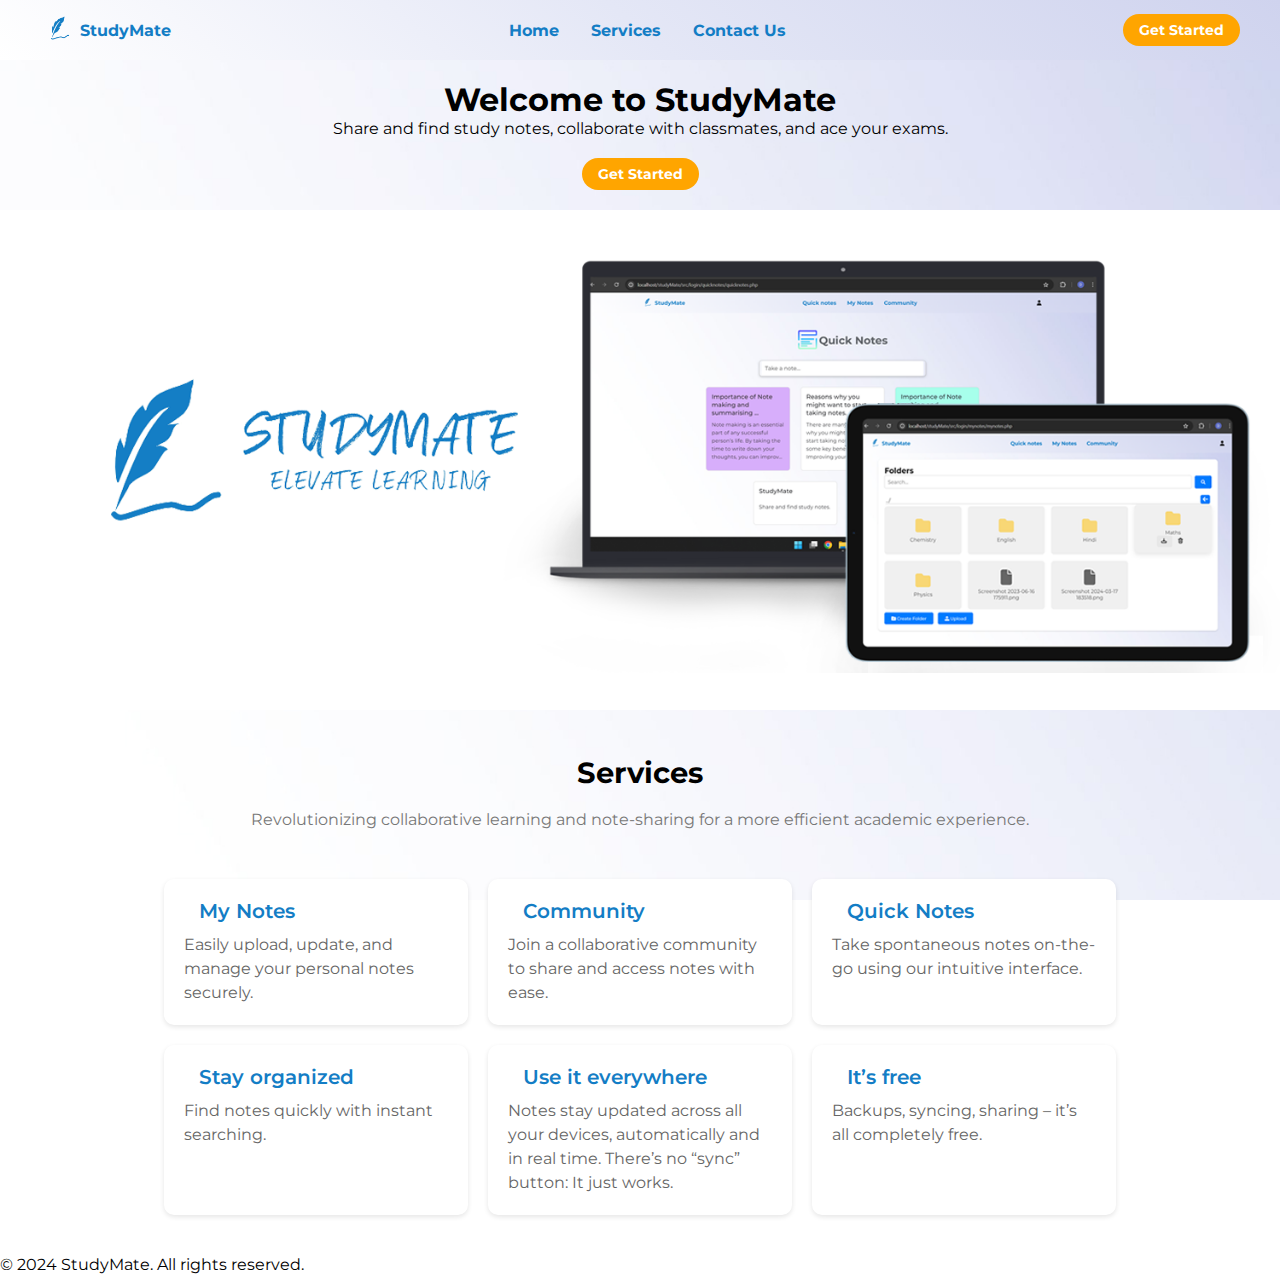
<file: login/index.html>
<!DOCTYPE html>
<html lang="en">

<head>
  <meta charset="UTF-8" />
  <meta name="viewport" content="width=device-width, initial-scale=1.0" />
  <title>StudyMate</title>
  <link rel="stylesheet" href="https://cdnjs.cloudflare.com/ajax/libs/font-awesome/6.5.1/css/all.min.css"
    integrity="sha512-DTOQO9RWCH3ppGqcWaEA1BIZOC6xxalwEsw9c2QQeAIftl+Vegovlnee1c9QX4TctnWMn13TZye+giMm8e2LwA=="
    crossorigin="anonymous" referrerpolicy="no-referrer" />
  <link rel="stylesheet" href="style.css">

</head>

<body>
  <header>
    <div class="nav">
      <div class="logo_name">
        <div class="logo"><img src="logo.png" alt="StudyMate Logo"></div>
        <div><a href="/studyMate/src/login/index.html" name="logo"> StudyMate </a></div>
      </div>
      <ul class=" link">
        <li><a href="index.html">Home</a></li>
        <li><a href="#services-heading"  class="scroll-link">Services</a></li>
        <li><a href="#" id="contactBtn">Contact Us</a></li>
      </ul>
      <a href="form/form.html" class="action_btn">Get Started</a>
      <div class="toggle_btn"><i class="fa-solid fa-bars"></i></div>
    </div>
    </div>
    <div class="dropdown_menu">
      <li><a href="index.html">Home</a></li>
      <li><a href="#services-heading"  class="scroll-link">Services</a></li>
      <li><a href="#" id="contactBtn2">Contact Us</a></li>
      <li><a href="form/form.html" class="action_btn">Get Started</a></li>
    </div>
  </header>
  <div class="content_body">
    <div class="moto">
      <h1>Welcome to StudyMate</h1>
      <p>Share and find study notes, collaborate with classmates, and ace your exams.
      <p>

      <div class="popup-container" id="contactPopup">

        <div class="popup-content" id="contactForm">
          <span class="close-button" onclick="closeContactForm()"><i class="fa-solid fa-xmark"></i></span>
          <h2>Contact Us</h2>
          <form action="contactMail.php" method="post">
            <label for="name">Name:</label>
            <input type="text" id="name" name="name" required>
            <label for="email">Email:</label>
            <input type="email" id="email" name="email" required>
            <label for="message">Message:</label>
            <textarea id="message" name="message" rows="4" required></textarea>
            <input type="submit" value="Submit">
          </form>
        </div>
      </div>
      <div class="popup-container" id="thankYouPopup" style="display: none;">
        <div class="popup-content">
          <h2>Thank you for contacting us!</h2>
          <p>We will get back to you as soon as possible.</p>
          <span class="close-button" onclick="closeThankYouPopup()"><i class="fa-solid fa-xmark"></i></span>

        </div>
      </div>



    </div>
    <div class="actn_btn"><a href="form/form.html" class="maction_btn">Get Started</a></div>
    <div class="image-placeholder">
      <img src="Untitled.png" alt="Inside's ui">
    </div>
  </div>




  <h2 id="services-heading" class="services-heading">Services</h2>
  <p class="tagline">Revolutionizing collaborative learning and note-sharing for a more efficient academic experience.
  </p>
  <div class="grid-container">
    <div class="grid-item">
      <h3><i class="fas fa-file-upload"></i> My Notes</h3>
      <p>Easily upload, update, and manage your personal notes securely.</p>
    </div>
    <div class="grid-item">
      <h3><i class="fas fa-users"></i> Community</h3>
      <p>Join a collaborative community to share and access notes with ease.</p>
    </div>
    <div class="grid-item">
      <h3><i class="fas fa-pen-alt"></i> Quick Notes</h3>
      <p>Take spontaneous notes on-the-go using our intuitive interface.</p>
    </div>
    <div class="grid-item">
      <h3><i class="fas fa-tags"></i> Stay organized</h3>
      <p>Find notes quickly with instant searching.</p>
    </div>
    <div class="grid-item">
      <h3><i class="fas fa-globe-americas"></i> Use it everywhere</h3>
      <p>Notes stay updated across all your devices, automatically and in real time. There’s no “sync” button: It just
        works.</p>
    </div>
    <div class="grid-item">
      <h3><i class="fas fa-dollar-sign"></i> It’s free</h3>
      <p>Backups, syncing, sharing – it’s all completely free.</p>
    </div>
  </div>


  <footer>
    <p>&copy; 2024 StudyMate. All rights reserved.</p>
   
  </footer>



  <script>
    const toggle_btn = document.querySelector('.toggle_btn');
    const toggleBtnIcon = document.querySelector('.toggle_btn i');
    const dropDownMenu = document.querySelector('.dropdown_menu');
    toggle_btn.addEventListener("click", () => {
      dropDownMenu.classList.toggle('open')
      const isOpen = dropDownMenu.classList.contains('open')
      toggleBtnIcon.classList = isOpen ? 'fa-solid fa-xmark' : 'fa-solid fa-bars'
    })

    const contactBtn = document.getElementById('contactBtn');
    const contactBtn2 = document.getElementById('contactBtn2');

    function openContactForm() {
      dropDownMenu.classList.remove('open');
      const isOpen = dropDownMenu.classList.contains('open')
      toggleBtnIcon.classList = isOpen ? 'fa-solid fa-xmark' : 'fa-solid fa-bars'
      document.getElementById("contactPopup").style.display = "flex";
    }

    function closeContactForm() {
      document.getElementById("contactPopup").style.display = "none";
    }

    contactBtn.addEventListener("click", function (event) {
      console.log("Contact button clicked...");
      event.preventDefault();
      openContactForm();
    });
    contactBtn2.addEventListener("click", function (event) {
      console.log("Contact button clicked...");
      event.preventDefault();
      openContactForm();
    });
    const form = document.querySelector('form');
    const contactPopup = document.getElementById('contactPopup');
    const thankYouPopup = document.getElementById('thankYouPopup');

    form.addEventListener('submit', function (event) {
      event.preventDefault();
      const formData = new FormData(form);
      fetch('contactMail.php', {
        method: 'POST',
        body: formData
      })
        .then(response => response.text())
        .then(result => {
          if (result === 'success') {
            closeContactForm();
            openThankYouPopup();
          } else {
            alert('Error! Unable to send email.');
          }
        })
        .catch(error => {
          console.error('Error:', error);
          alert('Error! Unable to send email.');
        });
    });

    function openThankYouPopup() {
      console.log("Opening thank you popup...");
      thankYouPopup.style.display = "flex";
    }
    function closeThankYouPopup() {
      console.log("Closing thank you popup...");
      thankYouPopup.style.display = "none";
    }







    document.querySelectorAll('.scroll-link').forEach(anchor => {
    anchor.addEventListener('click', function (e) {
      e.preventDefault();

      document.querySelector(this.getAttribute('href')).scrollIntoView({
        behavior: 'smooth'
      });
    });
  });
  </script>
</body>

</html>
</file>
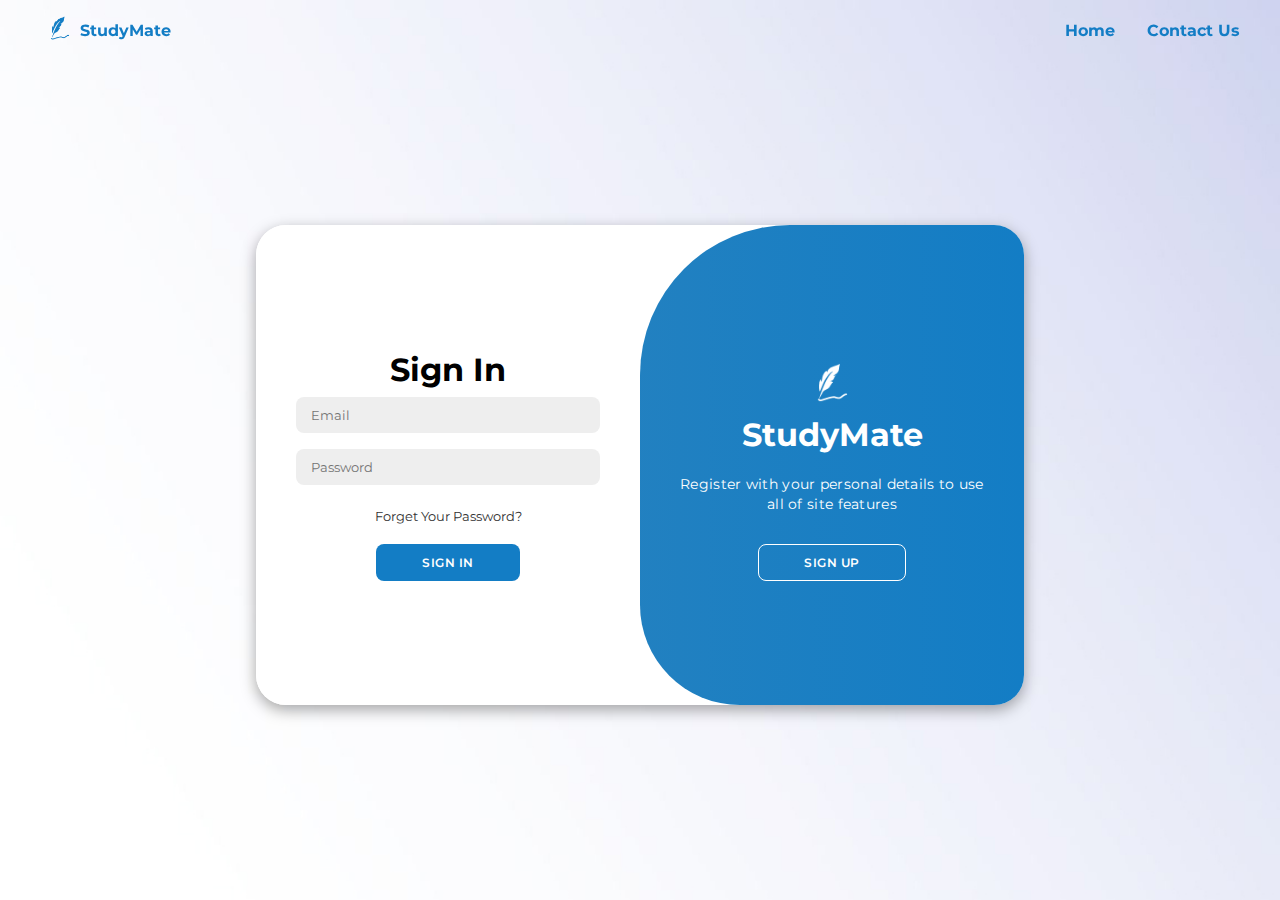
<file: login/form/form.html>
<!DOCTYPE html>
<html lang="en">

<head>
  <meta charset="UTF-8" />
  <meta name="viewport" content="width=device-width, initial-scale=1.0" />
  <title>StudyMate-login</title>
  <link rel="stylesheet" href="https://cdnjs.cloudflare.com/ajax/libs/font-awesome/6.5.1/css/all.min.css"
    integrity="sha512-DTOQO9RWCH3ppGqcWaEA1BIZOC6xxalwEsw9c2QQeAIftl+Vegovlnee1c9QX4TctnWMn13TZye+giMm8e2LwA=="
    crossorigin="anonymous" referrerpolicy="no-referrer" />
  <link rel="stylesheet" href="navstyle.css">
  <link rel="stylesheet" href="formstyle.css">
</head>

<body>
  <header>
    <div class="nav">
      <div class="logo_name">
        <div class="logo"><img src="logo.png" alt="StudyMate Logo"></div>
        <div><a href="/studyMate/src/login/index.html" name="logo"> StudyMate </a></div>
      </div>
      <ul class="link">
        <li><a href="/studyMate/src/login/index.html">Home</a></li>
        <li><a href="#" id="contactBtn">Contact Us</a></li>
      </ul>
      <div class="dropdown_menu">
        <ul>
          <li><a href="/studyMate/src/login/index.html">Home</a></li>
          <li><a href="#" id="contactBtn2">Contact Us</a></li>
        </ul>
      </div>
      <div class="toggle_btn"><i class="fa-solid fa-bars"></i></div>
    </div>
  </header>
  <!-- =================form ====================== -->
  <div class="popup-container" id="contactPopup">

    <div class="popup-content" id="contactForm">
      <span class="close-button" onclick="closeContactForm()"><i class="fa-solid fa-xmark"></i></span>
      <h2>Contact Us</h2>
      <form action="php/contactMail.php" method="post">
        <label for="name">Name:</label>
        <input type="text" id="name" name="name" required>
        <label for="email">Email:</label>
        <input type="email" id="email" name="email" required>
        <label for="message">Message:</label>
        <textarea id="message" name="message" rows="4" required></textarea>
        <input type="submit" value="Submit">
      </form>
    </div>
  </div>
  <div class="popup-container" id="thankYouPopup" style="display: none;">
    <div class="popup-content">
      <h2>Thank you for contacting us!</h2>
      <p>We will get back to you as soon as possible.</p>
      <span class="close-button" onclick="closeThankYouPopup()"><i class="fa-solid fa-xmark"></i></span>

    </div>
  </div>
  <div class="popup-container" id="tc" style="display: none;">
    <div class="popup-content" style="max-width: 600px; ">
      <h2>Terms and Conditions.</h2>
      <h3>Collection of Information:</h3>
      <ul style="padding-bottom: 20px;">
        <li>We may collect personal information such as your name and email address when you sign up for StudyMate.</li>
      </ul>

      <h3>Sharing of Information:</h3>
      <ul style="padding-bottom: 20px;">
        <li>We will not share your personal information with third parties without your consent, except as required by
          law.</li>
      </ul>

      <h3>Copyright Compliance for User-Shared Files:</h3>
      <ul style="padding-bottom: 20px;">
        <li>All files shared by users into the StudyMate community must be copyright-free and devoid of any pirated
          content. Users are solely responsible for ensuring that the files they upload comply with copyright laws.
          StudyMate reserves the right to take appropriate action, including removal of content and suspension of user
          accounts, in cases where copyrighted material or pirated content is identified. Users bear full legal
          responsibility for any consequences resulting from the infringement of copyright laws.</li>
      </ul>


      <h3>Changes to Terms and Conditions:</h3>
      <ul style="padding-bottom: 20px;">
        <li>We reserve the right to update or change our Terms and Conditions at any time. Your continued use of
          StudyMate
          after any such changes indicates your acceptance of the new Privacy Policy.</li>
      </ul>

      <h3>Contact Us:</h3>
      <ul style="padding-bottom: 20px;">
        <li>If you have any questions about this, please contact us.</li>
      </ul>
      <span class="close-button" onclick="closetc()"><i class="fa-solid fa-xmark"></i></span>
    </div>
  </div>
  <div class="popup-container" id="Forget" style="display: none;">
    <div class="popup-content">
      <span class="close-button" onclick="closeForget()"><i class="fa-solid fa-xmark"></i></span>
      <h2>Get new password via email</h2>
      <form action="php/forget.php" method="post">
        <label for="forgetEmail">Email:</label>
        <input type="email" id="forgetEmail" name="email" required>
        <input type="submit" value="Send">
      </form>
    </div>
  </div>

  <!-- =========================================================== -->
  <div class="form_body">

    <div class="container" id="container">

      <div class="form-container sign-up">
        <form id="signupForm">
          <h1>Create Account</h1>
          <input type="text" placeholder="Name" name="name" required/>
          <input type="email" placeholder="Email" name="email" required />
          <input type="password" placeholder="Password" name="password" required/>
          <div style="color: #777; font-size: 11px;margin: 1em 0;">By clicking Sign Up, you agree to our <a href="#"
              onclick="opentc()">Terms and condition.</a></div>
          <div id="signupError" style="color: red;font-size: 12px;"></div>
          <button type="submit"">Sign Up</button>
        </form>
      </div>
      <div class=" form-container sign-in">
            <form id="signInForm">
              <h1>Sign In</h1>
              <input type="email" placeholder="Email" name="email" />
              <input type="password" placeholder="Password" name="password" />
              <div id="loginError" style="color: red;font-size: 12px;"></div>
              <a href="#" onclick="openForgetPopup()">Forget Your Password?</a>
              <button>Sign In</button>
            </form>
      </div>
      <div class="toggle-container">
        <div class="toggle">
          <div class="toggle-panel toggle-left">
            <h1>Welcome Back!</h1>
            <p>Enter your personal details to use all of site features</p>
            <button class="hidden" id="login">Sign In</button>
          </div>
          <div class="toggle-panel toggle-right">
            <img class="sign-inlogo" src="logo.png">
            <h1>StudyMate</h1>
            <p>
              Register with your personal details to use all of site features
            </p>
            <button class="hidden" id="register">Sign Up</button>
          </div>
        </div>
      </div>
    </div>
  </div>
  <script src="form.js"></script>

  <script>
    const signupForm = document.getElementById('signupForm');
    const signupButton = document.querySelector('.form-container.sign-up button[type="submit"]');
    const signupError = document.getElementById('signupError'); // Add this line to target the error message element

    signupButton.addEventListener('click', (event) => {
      event.preventDefault(); 

  
      const emailInput = signupForm.querySelector('input[name="email"]');
      const email = emailInput.value.trim();
      const nameInput = signupForm.querySelector('input[name="name"]');
      const name = nameInput.value.trim();
      const passInput = signupForm.querySelector('input[name="password"]');
      const pass = passInput.value.trim();
      if (email === ""|| name===""||pass==="") {
        if(email === ""&& name===""&& pass==="")
        signupError.textContent = "Please enter valid details.";
        else if(email === ""&& name==="")
        signupError.textContent = "Email and Username is required.";
        else if(email==="")
        signupError.textContent = "Email is required.";
        else if(name==="")
        signupError.textContent = "Username is required.";
        else if(pass==="")
        signupError.textContent = "Password is required.";
        
        
        return; 
      }
      

    

      const formData = new FormData(signupForm);
      fetch('php/register.php', {
        method: 'POST',
        body: formData
      })
        .then(response => response.text())
        .then(result => {
          // Handle the response
          if (result.trim() === 'success') {
            window.location.href = 'php/redirect.php';
          } else {
            signupError.textContent = result;
          }
        })
        .catch(error => {
          console.error('Error:', error);
          signupError.textContent = 'Error! Unable to sign up. Please try again later.';
        });
    });
  </script>


  <!-- ====================================== -->
  <script>
    const toggle_btn = document.querySelector('.toggle_btn');
    const toggleBtnIcon = document.querySelector('.toggle_btn i');
    const dropDownMenu = document.querySelector('.dropdown_menu');
    toggle_btn.addEventListener("click", () => {
      dropDownMenu.classList.toggle('open')
      const isOpen = dropDownMenu.classList.contains('open')
      toggleBtnIcon.classList = isOpen ? 'fa-solid fa-xmark' : 'fa-solid fa-bars'
    })

    const signInForm = document.getElementById('signInForm');
    const loginError = document.getElementById('loginError');

    signInForm.addEventListener('submit', function (event) {
      event.preventDefault();
      const formData = new FormData(signInForm);
      fetch('php/login.php', {
        method: 'POST',
        body: formData
      })
        .then(response => response.text())
        .then(result => {
          if (result.trim() === '*Incorrect username or password.') {
            loginError.textContent = ''; // Clear any previous error messages
            loginError.textContent = result; // Append new error message
          } else if (result.trim() === '*User not found') {
            loginError.textContent = ''; // Clear any previous error messages
            loginError.textContent = result;
          }
          else if (result.trim() === 'success') {
            window.location.href = 'php/redirect.php'
          }

        })

    });



    const contactBtn = document.getElementById('contactBtn');
    const contactBtn2 = document.getElementById('contactBtn2');

    function openContactForm() {
      dropDownMenu.classList.remove('open');
      const isOpen = dropDownMenu.classList.contains('open')
      toggleBtnIcon.classList = isOpen ? 'fa-solid fa-xmark' : 'fa-solid fa-bars'
      document.getElementById("contactPopup").style.display = "flex";
    }

    function closeContactForm() {
      document.getElementById("contactPopup").style.display = "none";
    }

    contactBtn.addEventListener("click", function (event) {
      if (event.target === contactBtn) { // Check if the clicked element is the contact button
    console.log("Contact button clicked...");
    event.preventDefault();
    openContactForm();
  }
    });
    contactBtn2.addEventListener("click", function (event) {
      console.log("Contact button clicked...");
      event.preventDefault();
      openContactForm();
    });
    const form = document.querySelector('form');
    const contactPopup = document.getElementById('contactPopup');
    const thankYouPopup = document.getElementById('thankYouPopup');
    const tc = document.getElementById('tc');
    function opentc() {
      tc.style.display = "flex";
    }
    function closetc() {
      tc.style.display = "none";
    }

    form.addEventListener('submit', function (event) {
      event.preventDefault();
      const formData = new FormData(form);
      fetch('php/contactMail.php', {
        method: 'POST',
        body: formData
      })
        .then(response => response.text())
        .then(result => {
          if (result === 'success') {
            closeContactForm();
            openThankYouPopup();
          } else {
            alert('Error! Unable to send email.');
          }
        })
        .catch(error => {
          console.error('Error:', error);
          alert('Error! Unable to send email.');
        });
    });

    function openThankYouPopup() {
      console.log("Opening thank you popup...");
      thankYouPopup.style.display = "flex";
    }
    function closeThankYouPopup() {
      console.log("Closing thank you popup...");
      thankYouPopup.style.display = "none";
    }



    function openForgetPopup() {
      const isForgetLinkClicked = event.target === forgetPasswordLink;

  // Only open the forget password popup if it's not triggered by the forget password link
  if (!isForgetLinkClicked) {
    document.getElementById("Forget").style.display = "flex";
  }
    }


    function closeForgetPopup() {
      document.getElementById("Forget").style.display = "none";
    }

    const forgetPasswordLink = document.querySelector('a[href="#"]');
    forgetPasswordLink.addEventListener('click', function (event) {
      event.preventDefault();
      openForgetPopup();
    });


    const forgetForm = document.querySelector('#Forget form');
    forgetForm.addEventListener('submit', function (event) {
      event.preventDefault();
      const formData = new FormData(forgetForm);
      fetch('php/forget.php', {
        method: 'POST',
        body: formData
      })
        .then(response => response.text())
        .then(result => {
          alert(result); // Display the result message
          if (result === 'Password reset email has been sent to your email address.') {
            closeForgetPopup(); // Close the popup if the email was sent successfully
          }
        })
        .catch(error => {
          console.error('Error:', error);
          alert('Error! Unable to process your request.');
        });
    });

    function closeForget() {
      closeForgetPopup();
    }

    function closeForget() {
      closeForgetPopup();
    }
  </script>


</body>

</html>
</file>
<file: login/style.css>
@import url("https://fonts.googleapis.com/css2?family=Montserrat:wght@300;400;500;600;700&display=swap");


* {
  margin: 0;
  padding: 0;
  box-sizing: border-box;
  font-family: "Montserrat", sans-serif;
}

body {
  height: 100vh;
  background-color: #ffff;
  background-image: url("bg.jpeg");
  background-size: cover;
  background-position: center;
  background-attachment: fixed;
  padding-top: 60px;
}

.logo_name {
  display: flex;
  align-items: center;
}

.logo img {
  height: 40px;
  width: 40px;
}

li {
  list-style: none;
}

a {
  text-decoration: none;
  color: #137dc5;
  font-size: 1rem;
}

a:hover {
  color: orange;
}

header {
  position: fixed;
  padding: 0 2rem;
  width: 100%;
  top: 0;
  background: linear-gradient(40deg, #FFFFFF, #E4E7F6, #CFD3EE);
}

.nav {
  width: 100%;
  height: 60px;
  max-width: 1200px;
  font-weight: bold;
  margin: 0 auto;
  display: flex;
  align-items: center;
  justify-content: space-between;
  
}

.nav .logo a {
  font-size: 1.8rem;
  font-weight: bold;
}

.nav .link {
  display: flex;
  gap: 2rem;
}

.nav .toggle_btn {
  color: #137dc5;
  font: size 1.5em;
  cursor: pointer;
  display: none;
}

.action_btn {
  background-color: orange;
  color: #fff;
  padding: 0.5rem 1rem;
  border: none;
  outline: none;
  border-radius: 20px;
  font-size: 0.85rem;
  font-weight: bold;
  cursor: pointer;
  transition: scale 0.2 ease;
}

.action_btn:hover {
  scale: 1.05;
  color: #fff;
}

.action_btn:active {
  scale: 0.95;
}

.dropdown_menu {
  display: none;
  position: absolute;
  right: 2rem;
  top: 60px;
  height: 0;
  width: 300px;
  background: rgb(255, 255, 255);
  backdrop-filter: blur(15px);
  border-radius: 10px;
  box-shadow: 0 2rem 3rem rgba(0, 0, 0, .65);
  overflow: hidden;
  transition: height 0.2s cubic-bezier(0.175, 0.885, 0.32, 1.275);
  z-index: 1001;
}

.dropdown_menu.open {
  height: 200px;
}

.dropdown_menu li {
  padding: 0.7rem;
  display: flex;
  align-items: center;
  justify-content: center;
}

.dropdown_menu .action_btn {
  width: 100%;
  display: flex;
  justify-content: center;
}

@media (max-width: 992px) {

  .nav .link,
  .nav .action_btn {
    display: none;
  }

  .nav .toggle_btn {
    display: block;
  }

  .dropdown_menu {
    display: block;
  }
}

@media (max-width: 576px) {
  .dropdown_menu {
    left: 2rem;
    width: unset;
  }

  .content_body {
    font-size: 10px;
  }
}

@media (max-width: 398px) {
  .content_body {
    font-size: 9px;
  }
}

/* =========== */
.moto {

  padding-top: 20px;
  display: flex;
  flex-direction: column;
  justify-content: center;
  align-items: center;
}

.actn_btn {
  padding-top: 20px;
  display: flex;
  flex-direction: column;
  justify-content: center;
  align-items: center;
}

.maction_btn {
  padding-top: 10px;
  background-color: orange;
  color: #fff;
  padding: 0.5rem 1rem;
  border: none;
  outline: none;
  border-radius: 20px;
  font-size: 0.85rem;
  font-weight: bold;
  cursor: pointer;
  transition: scale 0.2 ease;
}

.maction_btn:hover {
  scale: 1.05;
  color: #fff;
}

.maction_btn:active {
  scale: 0.95;
}


.image-placeholder {
  margin-top: 20px;
  width: 100%;
  height: 500px;
  /* background-color: #ccc; */
  background-color:white;
  display: flex;
  justify-content: center;
  align-items: center;
}

.image-placeholder img {
  max-width: 100%;
  max-height: 100%;
}



.popup-container {
  position: fixed;
  top: 0;
  left: 0;
  width: 100%; 
  height: 100%;
  display: none; 
  justify-content: center;
  align-items: center;
  background-color: rgba(0, 0, 0, 0.5); 
  z-index: 1000; 
}


.popup-content {
  position: relative; 
  background-color: #fff;
  padding: 20px;
  border-radius: 10px;
  box-shadow: 0 0 20px rgba(0, 0, 0, 0.2);
  max-width: 400px;
  width: 90%;
  text-align: center;
}

.popup-content h2 {
  color: #137dc5;
  margin-bottom: 20px;
}

.close-button {
  
  position: absolute;
  top: 10px;
  right: 10px;
  color: #137dc5; /* Change this color if necessary */
  cursor: pointer;
  z-index: 1001;
  font-size: 1.5rem; 
}

input[type="text"],
input[type="email"],
textarea {
  width: calc(100% - 20px);
  padding: 10px;
  margin: 10px 0;
  border: 1px solid #ccc;
  border-radius: 5px;
  box-sizing: border-box;
}

input[type="submit"] {
  background-color: orange;
  color: #fff;
  padding: 0.5rem 1rem;
  border: none;
  outline: none;
  border-radius: 20px;
  font-size: 0.85rem;
  font-weight: bold;
  cursor: pointer;
  transition: transform 0.2s ease;
}

input[type="submit"]:hover {
  scale: 1.05;
  color: #fff;

}

input[type="submit"]:active {
  scale: 0.95;
}


/* services */



.grid-container {
  display: grid;
  grid-template-columns: repeat(auto-fit, minmax(250px, 1fr));
  grid-gap: 20px;
  max-width: 992px;
  margin: 20px auto;
  padding: 20px;
  background-color: transparent;
  
}

.grid-item {
  text-align: left;
  padding: 20px;
  border-radius: 10px;
  box-shadow: 0 2px 5px rgba(0, 0, 0, 0.1);
  transition: transform 0.3s ease, box-shadow 0.3s ease;
  background-color: #FFFFFF;
}

.grid-item:hover {
  transform: translateY(-5px);
  box-shadow: 0 6px 15px rgba(0, 0, 0, 0.2);
}

.grid-item i {
  font-size: 24px;
  margin-right: 15px;
  vertical-align: middle;
  color: #137dc5;
}

.grid-item h3 {
  margin: 0 0 10px;
  font-size: 20px;
  font-weight: 600;
  color: #137dc5;
  display: flex;
  align-items: center;
}

.grid-item p {
  margin: 0;
  color: #666;
  line-height: 1.5;
}
.services-heading {
  text-align: center;
  font-size: 1.8em;
  margin-top: 45px;
  margin-bottom: 20px;

  /* color: #137dc5; */
}

.tagline {
  text-align: center;
  font-size: 16px;
  color: #777;
  margin-bottom: 30px;
}

/* footer  */

.footer p {
  font-size: 12px;
}
</file>
<file: login/form/navstyle.css>
@import url("https://fonts.googleapis.com/css2?family=Montserrat:wght@300;400;500;600;700&display=swap");


* {
  margin: 0;
  padding: 0;
  box-sizing: border-box;
  font-family: "Montserrat", sans-serif;
}
body {
  height: 100vh;
  background-color: #ffff;
  background-image: url("bg.jpeg");
  background-size: cover;
  background-position: center;
}
.logo_name {
  display: flex;
  align-items: center;
}
.logo img {
  height: 40px;
  width: 40px;
}
li {
  list-style: none;
}
a {
  text-decoration: none;
  color: #137dc5;
  font-size: 1rem;
}
a:hover {
  color: orange;
}
header {
  position: fixed;
  padding: 0 2rem;
  width: 100%;
  z-index: 9999;
}
.nav {
  width: 100%;
  height: 60px;
  max-width: 1200px;
  font-weight: bold;
  margin: 0 auto;
  display: flex;
  align-items: center;
  justify-content: space-between;
  position: sticky;
  top: 0;
}

.nav .logo a {
  font-size: 1.8rem;
  font-weight: bold;
}
.nav .link {
  display: flex;
  gap: 2rem;
}
.nav .toggle_btn {
  color: #137dc5;
  font: size 1.5em;
  cursor: pointer;
  display: none;
}
.action_btn {
  background-color: orange;
  color: #fff;
  padding: 0.5rem 1rem;
  border: none;
  outline: none;
  border-radius: 20px;
  font-size: 0.85rem;
  font-weight: bold;
  cursor: pointer;
  transition: scale 0.2 ease;
}
.action_btn:hover {
  scale: 1.05;
  color: #fff;
}
.action_btn:active {
  scale: 0.95;
}
.dropdown_menu {
  display: none;
  position: absolute;
  right: 2rem;
  top: 60px;
  height: 0;
  width: 300px;
  background: rgb(255, 255, 255);
  backdrop-filter: blur(15px);
  border-radius: 10px;
  box-shadow: 0 2rem 3rem rgba(0,0,0,.65);
  overflow: hidden;
  transition: height 0.2s cubic-bezier(0.175, 0.885, 0.32, 1.275);
  z-index: 1001;
}
.dropdown_menu.open {
  height: 93px;
}
.dropdown_menu li {
  padding: 0.7rem;
  display: flex;
  align-items: center;
  justify-content: center;
}
.dropdown_menu .action_btn {
  width: 100%;
  display: flex;
  justify-content: center;
}

@media (max-width: 992px) {
  .nav .link,
  .nav .action_btn {
    display: none;
  }
  .nav .toggle_btn {
    display: block;
  }
  .dropdown_menu {
    display: block;
  }
}

@media (max-width: 576px) {
  .dropdown_menu {
    left: 2rem;
    width: unset;
  }
}



.popup-container {
  position: fixed;
  top: 0;
  left: 0;
  width: 100%; 
  height: 100%;
  display: none; 
  justify-content: center;
  align-items: center;
  background-color: rgba(0, 0, 0, 0.5); 
  z-index: 2000; 
}


.popup-content {
  position: relative; 
  background-color: #fff;
  padding: 20px;
  border-radius: 10px;
  box-shadow: 0 0 20px rgba(0, 0, 0, 0.2);
  max-width: 400px;
  width: 90%;
  text-align: center;
}

.popup-content h2 {
  color: #137dc5;
  margin-bottom: 20px;
}

.close-button {
  position: absolute;
  top: 10px;
  right: 10px;
  color: #137dc5; /* Change this color if necessary */
  cursor: pointer;
  z-index: 1001;
  font-size: 1.5rem; 
}

input[type="text"],
input[type="email"],
textarea {
  width: calc(100% - 20px);
  padding: 10px;
  margin: 10px 0;
  border: 1px solid #ccc;
  border-radius: 5px;
  box-sizing: border-box;
}

input[type="submit"] {
  background-color: orange;
  color: #fff;
  padding: 0.5rem 1rem;
  border: none;
  outline: none;
  border-radius: 20px;
  font-size: 0.85rem;
  font-weight: bold;
  cursor: pointer;
  transition: transform 0.2s ease;
}

input[type="submit"]:hover {
  scale: 1.05;
  color: #fff;

}

input[type="submit"]:active {
  scale: 0.95;
}
</file>
<file: login/form/formstyle.css>
@import url("https://fonts.googleapis.com/css2?family=Montserrat:wght@300;400;500;600;700&display=swap");

* {
  margin: 0;
  padding: 0;
  box-sizing: border-box;
  font-family: "Montserrat", sans-serif;
}

.form_body {
  display: flex;
  align-items: center;
  justify-content: center;
  flex-direction: column;
  height: 100%;
}

.container {
  margin-top: 30px;
  background-color: #fff;
  border-radius: 30px;
  box-shadow: 0 5px 15px rgba(0, 0, 0, 0.35);
  position: relative;
  overflow: hidden;
  width: 768px;
  max-width: 100%;
  min-height: 480px;
}

.container p {
  font-size: 14px;
  line-height: 20px;
  letter-spacing: 0.3px;
  margin: 20px 0;
}

.container span {
  font-size: 12px;
}

.container a {
  color: #333;
  font-size: 13px;
  text-decoration: none;
  margin: 15px 0 10px;
}

.container button {
  background-color: #137dc5;
  color: #fff;
  font-size: 12px;
  padding: 10px 45px;
  border: 1px solid transparent;
  border-radius: 8px;
  font-weight: 600;
  letter-spacing: 0.5px;
  text-transform: uppercase;
  margin-top: 10px;
  cursor: pointer;
}

.container button.hidden {
  background-color: transparent;
  border-color: #fff;
}

.container form {
  background-color: #fff;
  display: flex;
  align-items: center;
  justify-content: center;
  flex-direction: column;
  padding: 0 40px;
  height: 100%;
}

.container input {
  background-color: #eee;
  border: none;
  margin: 8px 0;
  padding: 10px 15px;
  font-size: 13px;
  border-radius: 8px;
  width: 100%;
  outline: none;
}

.form-container {
  position: absolute;
  top: 0;
  height: 100%;
  transition: all 0.6s ease-in-out;
}

.sign-in {
  left: 0;
  width: 50%;
  z-index: 2;
}

.container.active .sign-in {
  transform: translateX(100%);
}

.sign-up {
  left: 0;
  width: 50%;
  opacity: 0;
  z-index: 1;
}

.container.active .sign-up {
  transform: translateX(100%);
  opacity: 1;
  z-index: 5;
  animation: move 0.6s;
}
.sign-inlogo {
  height: 65px;
  filter: invert(100%) sepia(100%) saturate(0%) brightness(1000%) contrast(100%);
}

@keyframes move {
  0%,
  49.99% {
    opacity: 0;
    z-index: 1;
  }

  50%,
  100% {
    opacity: 1;
    z-index: 5;
  }
}

.toggle-container {
  position: absolute;
  top: 0;
  left: 50%;
  width: 50%;
  height: 100%;
  overflow: hidden;
  transition: all 0.6s ease-in-out;
  border-radius: 150px 0 0 100px;
  z-index: 1000;
}

.container.active .toggle-container {
  transform: translateX(-100%);
  border-radius: 0 150px 100px 0;
}

.toggle {
  background-color: #137dc5;
  height: 100%;
  background: linear-gradient(to right, #3084bc, #137dc5);
  color: #fff;
  position: relative;
  left: -100%;
  height: 100%;
  width: 200%;
  transform: translateX(0);
  transition: all 0.6s ease-in-out;
}

.container.active .toggle {
  transform: translateX(50%);
}

.toggle-panel {
  position: absolute;
  width: 50%;
  height: 100%;
  display: flex;
  align-items: center;
  justify-content: center;
  flex-direction: column;
  padding: 0 30px;
  text-align: center;
  top: 0;
  transform: translateX(0);
  transition: all 0.6s ease-in-out;
}

.toggle-left {
  transform: translateX(-200%);
}

.container.active .toggle-left {
  transform: translateX(0);
}

.toggle-right {
  right: 0;
  transform: translateX(0);
}

.container.active .toggle-right {
  transform: translateX(200%);
}
.dropdown_menu.open {
  height: 93px;
}
</file>
